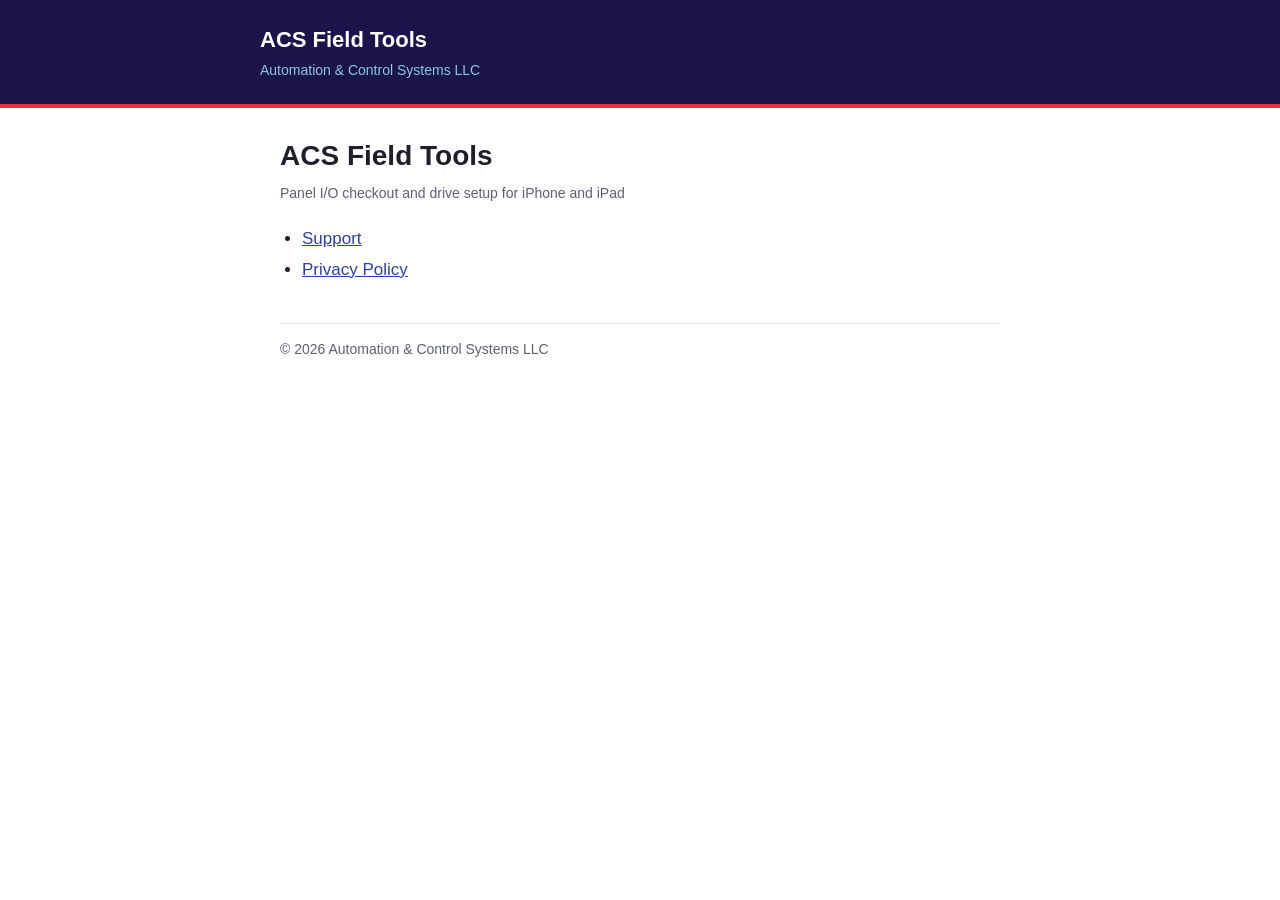
<file: index.html>
<!doctype html>
<html lang="en"><head><meta charset="utf-8"><meta name="viewport" content="width=device-width, initial-scale=1">
<title>ACS Field Tools</title><link rel="stylesheet" href="style.css"></head>
<body>
<header><div><b>ACS Field Tools</b><span>Automation &amp; Control Systems LLC</span></div></header>
<main>
<h1>ACS Field Tools</h1>
<p class="date">Panel I/O checkout and drive setup for iPhone and iPad</p>
<ul><li><a href="support.html">Support</a></li><li><a href="privacy.html">Privacy Policy</a></li></ul>
<footer>&copy; 2026 Automation &amp; Control Systems LLC</footer>
</main></body></html>
</file>
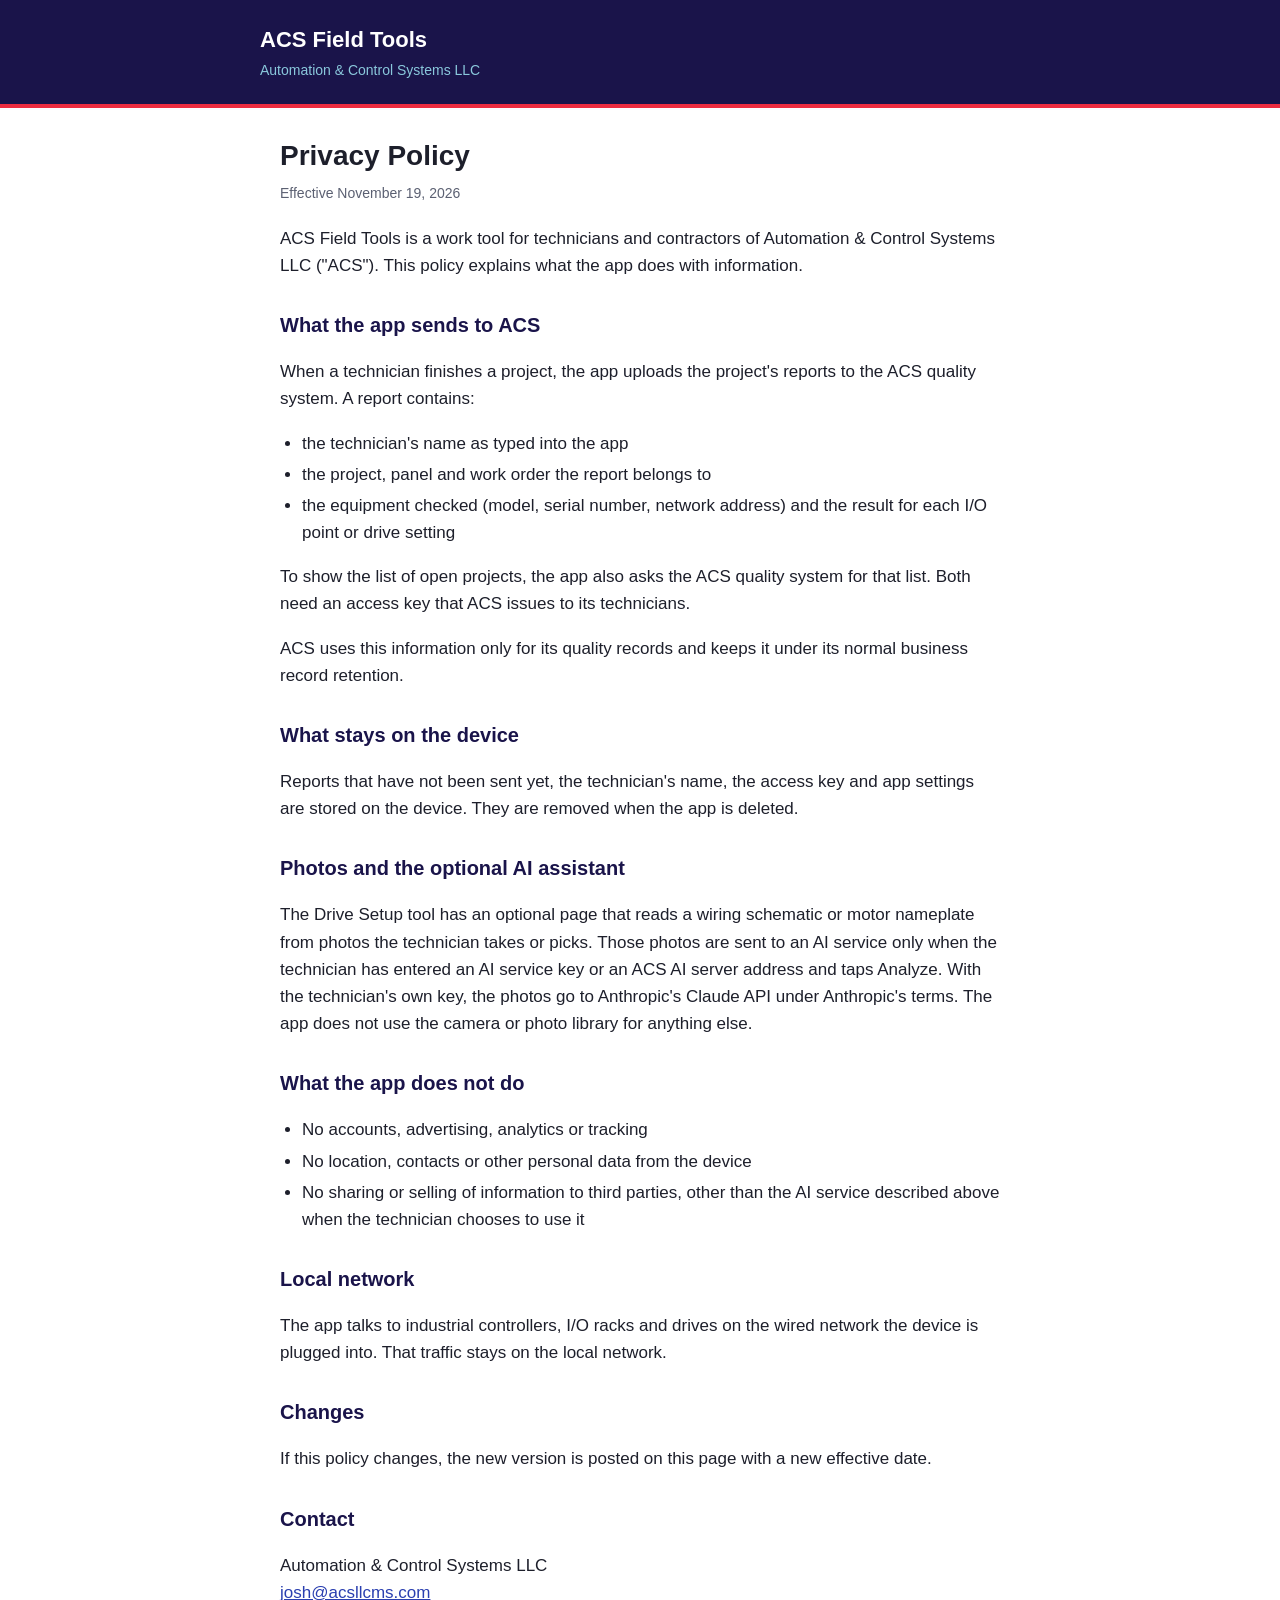
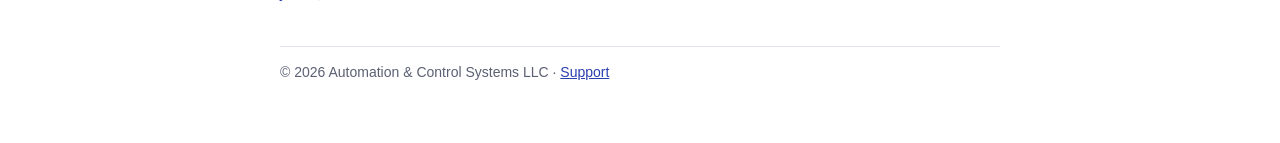
<file: privacy.html>
<!doctype html>
<html lang="en"><head><meta charset="utf-8"><meta name="viewport" content="width=device-width, initial-scale=1">
<title>ACS Field Tools - Privacy Policy</title><link rel="stylesheet" href="style.css"></head>
<body>
<header><div><b>ACS Field Tools</b><span>Automation &amp; Control Systems LLC</span></div></header>
<main>
<h1>Privacy Policy</h1>
<p class="date">Effective November 19, 2026</p>

<p>ACS Field Tools is a work tool for technicians and contractors of Automation &amp; Control Systems LLC ("ACS"). This policy explains what the app does with information.</p>

<h2>What the app sends to ACS</h2>
<p>When a technician finishes a project, the app uploads the project's reports to the ACS quality system. A report contains:</p>
<ul>
<li>the technician's name as typed into the app</li>
<li>the project, panel and work order the report belongs to</li>
<li>the equipment checked (model, serial number, network address) and the result for each I/O point or drive setting</li>
</ul>
<p>To show the list of open projects, the app also asks the ACS quality system for that list. Both need an access key that ACS issues to its technicians.</p>
<p>ACS uses this information only for its quality records and keeps it under its normal business record retention.</p>

<h2>What stays on the device</h2>
<p>Reports that have not been sent yet, the technician's name, the access key and app settings are stored on the device. They are removed when the app is deleted.</p>

<h2>Photos and the optional AI assistant</h2>
<p>The Drive Setup tool has an optional page that reads a wiring schematic or motor nameplate from photos the technician takes or picks. Those photos are sent to an AI service only when the technician has entered an AI service key or an ACS AI server address and taps Analyze. With the technician's own key, the photos go to Anthropic's Claude API under Anthropic's terms. The app does not use the camera or photo library for anything else.</p>

<h2>What the app does not do</h2>
<ul>
<li>No accounts, advertising, analytics or tracking</li>
<li>No location, contacts or other personal data from the device</li>
<li>No sharing or selling of information to third parties, other than the AI service described above when the technician chooses to use it</li>
</ul>

<h2>Local network</h2>
<p>The app talks to industrial controllers, I/O racks and drives on the wired network the device is plugged into. That traffic stays on the local network.</p>

<h2>Changes</h2>
<p>If this policy changes, the new version is posted on this page with a new effective date.</p>

<h2>Contact</h2>
<p>Automation &amp; Control Systems LLC<br>
<a href="mailto:josh@acsllcms.com">josh@acsllcms.com</a></p>

<footer>&copy; 2026 Automation &amp; Control Systems LLC &middot; <a href="support.html">Support</a></footer>
</main></body></html>
</file>
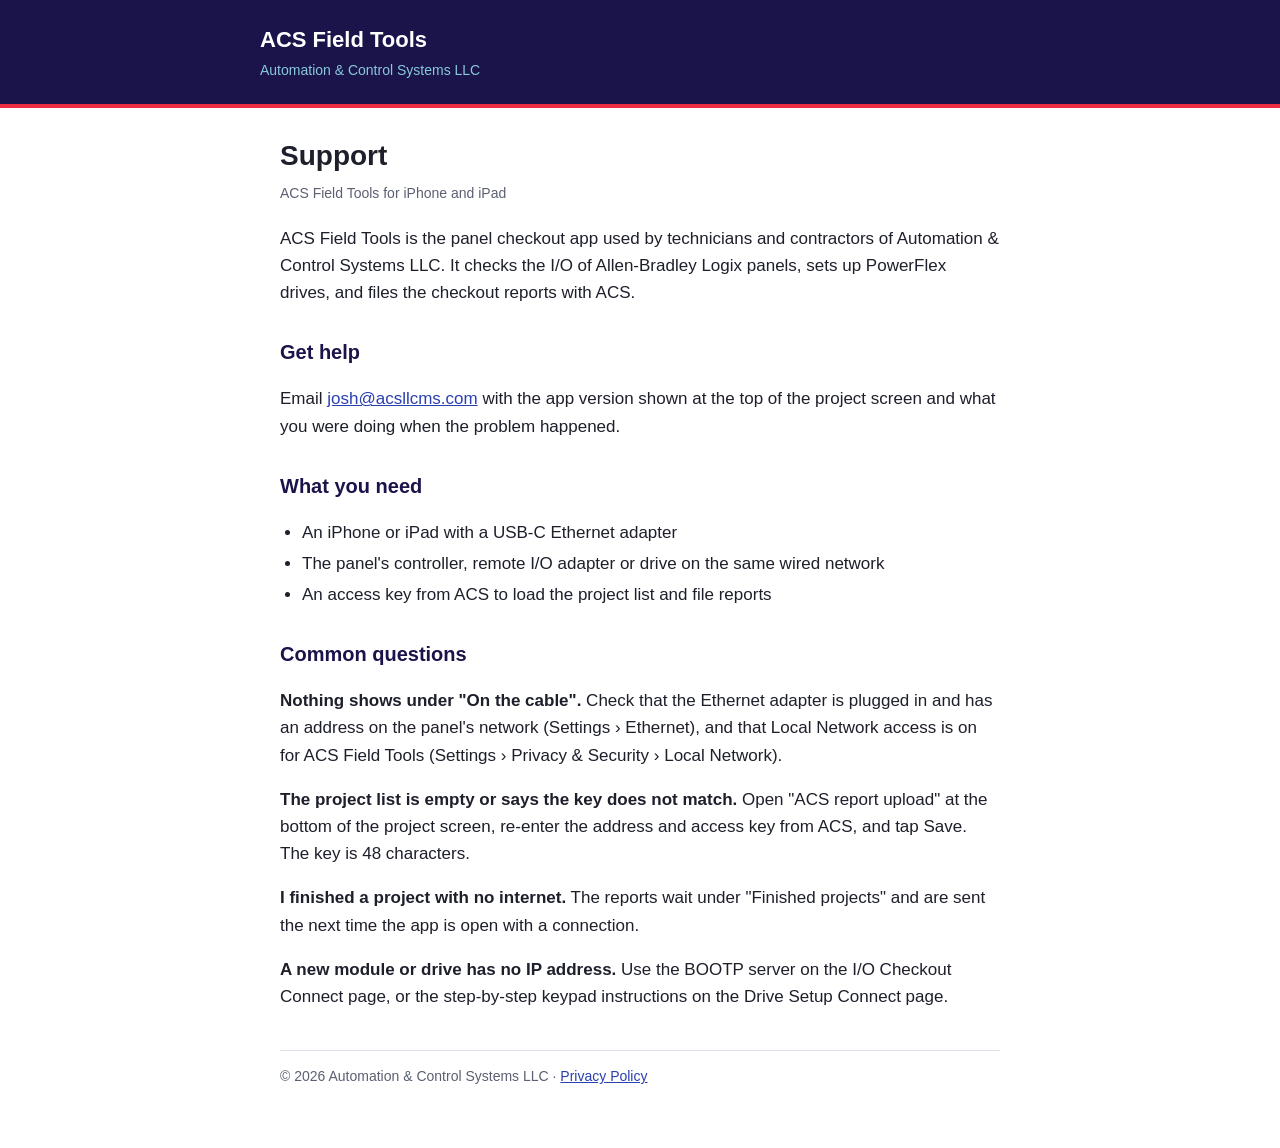
<file: support.html>
<!doctype html>
<html lang="en"><head><meta charset="utf-8"><meta name="viewport" content="width=device-width, initial-scale=1">
<title>ACS Field Tools - Support</title><link rel="stylesheet" href="style.css"></head>
<body>
<header><div><b>ACS Field Tools</b><span>Automation &amp; Control Systems LLC</span></div></header>
<main>
<h1>Support</h1>
<p class="date">ACS Field Tools for iPhone and iPad</p>

<p>ACS Field Tools is the panel checkout app used by technicians and contractors of Automation &amp; Control Systems LLC. It checks the I/O of Allen-Bradley Logix panels, sets up PowerFlex drives, and files the checkout reports with ACS.</p>

<h2>Get help</h2>
<p>Email <a href="mailto:josh@acsllcms.com">josh@acsllcms.com</a> with the app version shown at the top of the project screen and what you were doing when the problem happened.</p>

<h2>What you need</h2>
<ul>
<li>An iPhone or iPad with a USB-C Ethernet adapter</li>
<li>The panel's controller, remote I/O adapter or drive on the same wired network</li>
<li>An access key from ACS to load the project list and file reports</li>
</ul>

<h2>Common questions</h2>
<p><b>Nothing shows under "On the cable".</b> Check that the Ethernet adapter is plugged in and has an address on the panel's network (Settings &rsaquo; Ethernet), and that Local Network access is on for ACS Field Tools (Settings &rsaquo; Privacy &amp; Security &rsaquo; Local Network).</p>
<p><b>The project list is empty or says the key does not match.</b> Open "ACS report upload" at the bottom of the project screen, re-enter the address and access key from ACS, and tap Save. The key is 48 characters.</p>
<p><b>I finished a project with no internet.</b> The reports wait under "Finished projects" and are sent the next time the app is open with a connection.</p>
<p><b>A new module or drive has no IP address.</b> Use the BOOTP server on the I/O Checkout Connect page, or the step-by-step keypad instructions on the Drive Setup Connect page.</p>

<footer>&copy; 2026 Automation &amp; Control Systems LLC &middot; <a href="privacy.html">Privacy Policy</a></footer>
</main></body></html>
</file>
<file: style.css>
:root{--navy:#1A144A;--red:#ED2C40;--txt:#1d1f2b;--dim:#5b6072;--line:#dfe2ec}
*{box-sizing:border-box}
body{margin:0;font:17px/1.6 -apple-system,"Segoe UI",Arial,sans-serif;color:var(--txt);background:#fff}
header{background:var(--navy);color:#fff;padding:22px 20px;border-bottom:4px solid var(--red)}
header div,main{max-width:760px;margin:0 auto}
header b{font-size:22px} header span{display:block;color:#8AC8DC;font-size:14px;margin-top:2px}
main{padding:26px 20px 60px}
h1{font-size:28px;margin:0 0 4px} h2{font-size:20px;margin:30px 0 8px;color:var(--navy)}
.date{color:var(--dim);font-size:14px;margin:0 0 20px}
ul{padding-left:22px} li{margin:4px 0}
a{color:#2a3fb0}
footer{border-top:1px solid var(--line);margin-top:40px;padding-top:14px;color:var(--dim);font-size:14px}
</file>
